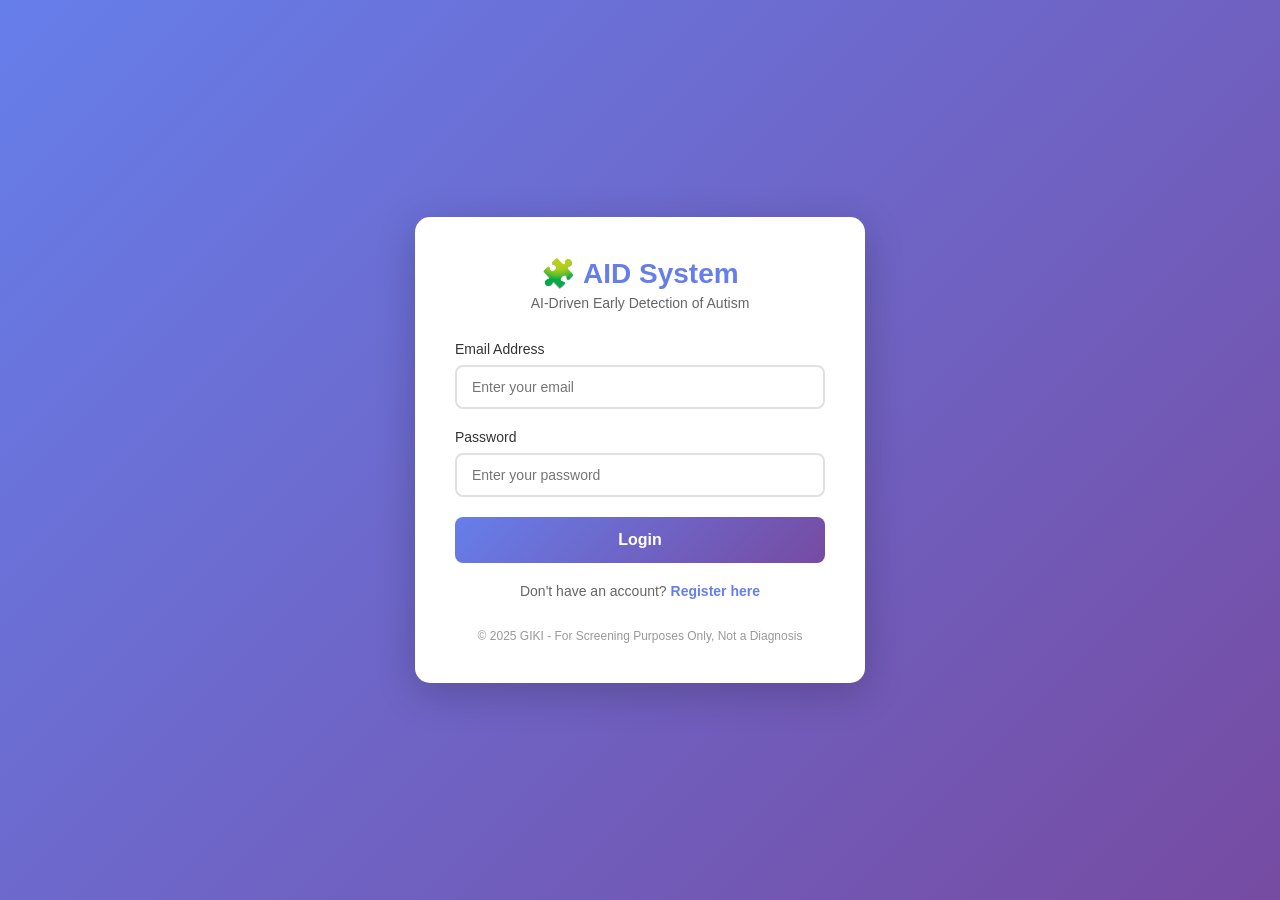
<file: dashboard.html>
<!DOCTYPE html>
<html lang="en">
<head>
    <meta charset="UTF-8">
    <meta name="viewport" content="width=device-width, initial-scale=1.0">
    <title>AID - Dashboard</title>

    <style>
        body {
            font-family: 'Segoe UI', Tahoma, Geneva, Verdana, sans-serif;
            background: linear-gradient(135deg, #eef2ff, #e0e7ff);
            padding: 30px;
        }

        .container {
            max-width: 900px;
            margin: auto;
            background: white;
            padding: 30px;
            border-radius: 15px;
            box-shadow: 0 8px 40px rgba(0,0,0,0.15);
        }

        /* Header */
        .header {
            background: #2563eb;
            color: white;
            padding: 15px 20px;
            border-radius: 10px;
            margin-bottom: 25px;
            display: flex;
            justify-content: space-between;
            align-items: center;
        }

        .logout-btn {
            background: white;
            color: #2563eb;
            padding: 6px 14px;
            border-radius: 6px;
            font-size: 14px;
            cursor: pointer;
            border: none;
        }

        /* Welcome Box */
        .welcome-box {
            background: #dbeafe;
            border: 2px solid #bfdbfe;
            padding: 20px;
            border-radius: 10px;
            margin-bottom: 25px;
        }

        /* Cards */
        .grid {
            display: grid;
            grid-template-columns: 1fr 1fr;
            gap: 20px;
            margin-bottom: 25px;
        }

        .card {
            padding: 25px;
            border-radius: 12px;
            text-align: center;
        }

        .card-btn {
            background: #2563eb;
            color: white;
            padding: 10px 0px;
            margin-top: 10px;
            border-radius: 8px;
            cursor: pointer;
            font-weight: 600;
        }

        .green-card {
            background: #ecfdf5;
            border: 2px solid #6ee7b7;
        }

        .blue-card {
            background: #eff6ff;
            border: 2px solid #93c5fd;
        }

        .child-section {
            border: 2px solid #d1d5db;
            padding: 20px;
            border-radius: 10px;
        }

        .child-card {
            background: white;
            border: 1px solid #d1d5db;
            padding: 15px;
            border-radius: 8px;
            margin-bottom: 10px;
        }

        .add-child {
            text-align: center;
            margin-top: 10px;
        }

        .add-child a {
            color: #2563eb;
            text-decoration: none;
        }

        .add-child a:hover {
            text-decoration: underline;
        }
    </style>
</head>

<body>

    <div class="container">

        <!-- HEADER -->
        <div class="header">
            <h2>AID Dashboard</h2>
            <div>
                <span id="welcomeUser" style="margin-right: 15px; font-size: 14px">Welcome, Parent</span>
                <button class="logout-btn" onclick="logout()">Logout</button>
            </div>
        </div>

        <!-- WELCOME SECTION -->
        <div class="welcome-box">
            <h3>Welcome to AID System</h3>
            <p>Manage your child's screening questionnaires and view reports.</p>
        </div>

        <!-- ACTION CARDS -->
        <div class="grid">
            <div class="card green-card">
                <div style="font-size: 40px;">📝</div>
                <h3>Start New Questionnaire</h3>
                <p>Complete Q-CHAT-10 screening for your child.</p>
                <!-- START BUTTON REDIRECT -->
                <a href="questionnaire.html">
                    <div class="card-btn">START</div>
                </a>
            </div>

            <div class="card blue-card">
                <div style="font-size: 40px;">📊</div>
                <h3>View Reports</h3>
                <p>Access previous screening reports</p>
                <div class="card-btn">VIEW</div>
            </div>
        </div>

        <!-- CHILD PROFILE SECTION -->
        <div class="child-section">
            <h3>Your Children</h3>

            <div class="child-card">
                <div style="display: flex; justify-content: space-between;">
                    <div>
                        <p><strong>Child Name:</strong> [Name]</p>
                        <p style="font-size:14px; color:#555;">Age: [Age] | Last Screening: [Date]</p>
                    </div>
                    <div style="color:#2563eb; cursor:pointer;">SELECT</div>
                </div>
            </div>

            <div class="add-child">
                <a href="#">+ Add New Child</a>
            </div>
        </div>

    </div>

    <!-- LOGIN CHECK + LOGOUT -->
    <script>
        // Redirect if not logged in
        if (localStorage.getItem("isLoggedIn") !== "true") {
            window.location.href = "login.html";
        }

        // Display user email
        document.getElementById("welcomeUser").textContent =
            "Welcome, " + (localStorage.getItem("userEmail") || "Parent");

        function logout() {
            localStorage.removeItem("isLoggedIn");
            localStorage.removeItem("userEmail");
            window.location.href = "login.html";
        }
    </script>

</body>
</html>
</file>
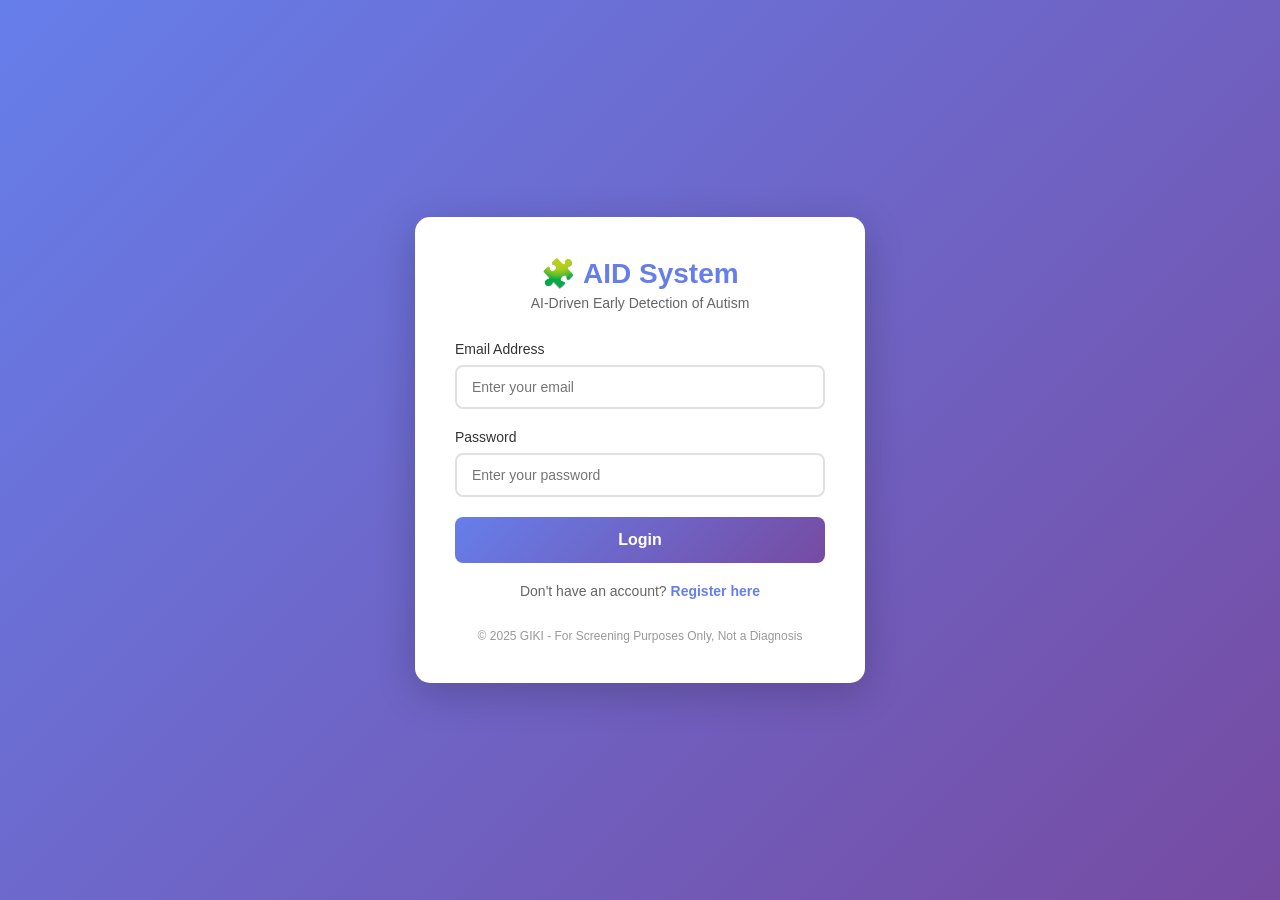
<file: login.html>
<!DOCTYPE html>
<html lang="en">
<head>
    <meta charset="UTF-8">
    <meta name="viewport" content="width=device-width, initial-scale=1.0">
    <title>AID - Login</title>
    <style>
        * {
            margin: 0;
            padding: 0;
            box-sizing: border-box;
        }

        body {
            font-family: 'Segoe UI', Tahoma, Geneva, Verdana, sans-serif;
            background: linear-gradient(135deg, #667eea 0%, #764ba2 100%);
            min-height: 100vh;
            display: flex;
            align-items: center;
            justify-content: center;
            padding: 20px;
        }

        .container {
            background: white;
            border-radius: 15px;
            box-shadow: 0 10px 40px rgba(0, 0, 0, 0.2);
            max-width: 450px;
            width: 100%;
            padding: 40px;
        }

        .header {
            text-align: center;
            margin-bottom: 30px;
        }

        .header h1 {
            color: #667eea;
            font-size: 28px;
            margin-bottom: 5px;
        }

        .header p {
            color: #666;
            font-size: 14px;
        }

        .form-group {
            margin-bottom: 20px;
        }

        label {
            display: block;
            color: #333;
            font-weight: 500;
            margin-bottom: 8px;
            font-size: 14px;
        }

        input[type="email"],
        input[type="password"] {
            width: 100%;
            padding: 12px 15px;
            border: 2px solid #e0e0e0;
            border-radius: 8px;
            font-size: 14px;
            transition: all 0.3s;
        }

        input[type="email"]:focus,
        input[type="password"]:focus {
            outline: none;
            border-color: #667eea;
            box-shadow: 0 0 0 3px rgba(102, 126, 234, 0.1);
        }

        .btn {
            width: 100%;
            padding: 14px;
            background: linear-gradient(135deg, #667eea 0%, #764ba2 100%);
            color: white;
            border: none;
            border-radius: 8px;
            font-size: 16px;
            font-weight: 600;
            cursor: pointer;
            transition: transform 0.2s;
        }

        .btn:hover {
            transform: translateY(-2px);
            box-shadow: 0 5px 20px rgba(102, 126, 234, 0.4);
        }

        .btn:active {
            transform: translateY(0);
        }

        .register-link {
            text-align: center;
            margin-top: 20px;
            font-size: 14px;
            color: #666;
        }

        .register-link a {
            color: #667eea;
            text-decoration: none;
            font-weight: 600;
        }

        .register-link a:hover {
            text-decoration: underline;
        }

        .footer {
            text-align: center;
            margin-top: 30px;
            color: #999;
            font-size: 12px;
        }

        .error-message {
            background: #fee;
            color: #c33;
            padding: 10px;
            border-radius: 5px;
            margin-bottom: 15px;
            font-size: 14px;
            display: none;
        }

        .success-message {
            background: #efe;
            color: #3c3;
            padding: 10px;
            border-radius: 5px;
            margin-bottom: 15px;
            font-size: 14px;
            display: none;
        }
    </style>
</head>
<body>
    <div class="container">
        <div class="header">
            <h1>🧩 AID System</h1>
            <p>AI-Driven Early Detection of Autism</p>
        </div>

        <div id="errorMessage" class="error-message"></div>
        <div id="successMessage" class="success-message"></div>

        <form id="loginForm">
            <div class="form-group">
                <label for="email">Email Address</label>
                <input 
                    type="email" 
                    id="email" 
                    name="email" 
                    placeholder="Enter your email"
                    required
                >
            </div>

            <div class="form-group">
                <label for="password">Password</label>
                <input 
                    type="password" 
                    id="password" 
                    name="password" 
                    placeholder="Enter your password"
                    required
                >
            </div>

            <button type="submit" class="btn">Login</button>
        </form>

        <div class="register-link">
            Don't have an account? <a href="register.html">Register here</a>
        </div>

        <div class="footer">
            © 2025 GIKI - For Screening Purposes Only, Not a Diagnosis
        </div>
    </div>

    <script>
        // Handle form submission
        document.getElementById('loginForm').addEventListener('submit', function(e) {
            e.preventDefault();
            
            const email = document.getElementById('email').value;
            const password = document.getElementById('password').value;
            const errorMsg = document.getElementById('errorMessage');
            const successMsg = document.getElementById('successMessage');
            
            // Hide previous messages
            errorMsg.style.display = 'none';
            successMsg.style.display = 'none';
            
            // Simple validation
            if (!email || !password) {
                errorMsg.textContent = 'Please fill in all fields';
                errorMsg.style.display = 'block';
                return;
            }
            
            // For demo: accept any email/password
            // In real app, you would validate against database
            if (password.length < 6) {
                errorMsg.textContent = 'Password must be at least 6 characters';
                errorMsg.style.display = 'block';
                return;
            }
            
            // Store login status (simple demo)
            localStorage.setItem('isLoggedIn', 'true');
            localStorage.setItem('userEmail', email);
            
            // Show success and redirect
            successMsg.textContent = 'Login successful! Redirecting...';
            successMsg.style.display = 'block';
            
            setTimeout(function() {
                window.location.href = 'dashboard.html';
            }, 1500);
        });

        // Check if already logged in
        window.onload = function() {
            if (localStorage.getItem('isLoggedIn') === 'true') {
                window.location.href = 'dashboard.html';
            }
        };
    </script>
</body>
</html>
</file>
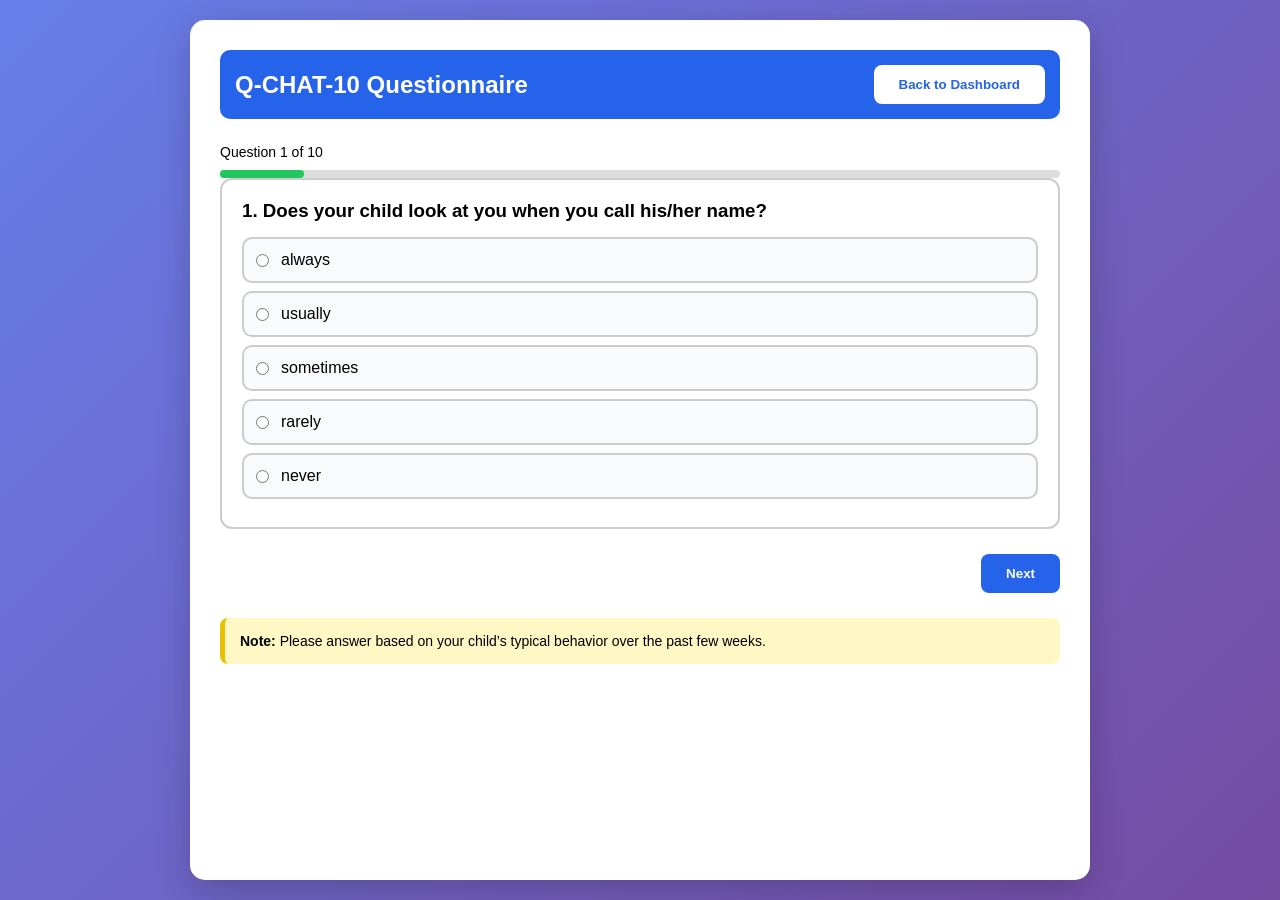
<file: questionnaire.html>
<!DOCTYPE html>
<html lang="en">
<head>
    <meta charset="UTF-8" />
    <meta name="viewport" content="width=device-width, initial-scale=1.0" />
    <title>AID – Q-CHAT-10 Questionnaire</title>

    <style>
        * { margin: 0; padding: 0; box-sizing: border-box; }

        body {
            font-family: 'Segoe UI', Tahoma, sans-serif;
            background: linear-gradient(135deg, #667eea 0%, #764ba2 100%);
            padding: 20px;
            min-height: 100vh;
            display: flex;
            justify-content: center;
        }

        .container {
            background: white;
            max-width: 900px;
            width: 100%;
            border-radius: 15px;
            padding: 30px;
            box-shadow: 0 10px 35px rgba(0,0,0,0.2);
        }

        .header {
            background: #2563eb;
            padding: 15px;
            border-radius: 10px;
            color: white;
            margin-bottom: 25px;
            display: flex;
            justify-content: space-between;
            align-items: center;
        }

        .progress-bar {
            background: #ddd;
            height: 8px;
            border-radius: 10px;
            width: 100%;
        }

        .progress-fill {
            background: #22c55e;
            height: 8px;
            border-radius: 10px;
            width: 0%;
            transition: 0.3s;
        }

        .question-box {
            border: 2px solid #ccc;
            background: #fff;
            padding: 20px;
            border-radius: 12px;
            margin-bottom: 25px;
        }

        .option {
            border: 2px solid #ccc;
            padding: 12px;
            margin: 8px 0;
            border-radius: 10px;
            cursor: pointer;
            transition: 0.2s;
            background: #f8fafc;
        }

        .option:hover {
            background: #e0efff;
        }

        .nav-buttons {
            display: flex;
            justify-content: space-between;
            margin-top: 25px;
        }

        .btn {
            padding: 12px 25px;
            border-radius: 8px;
            font-weight: bold;
            cursor: pointer;
            border: none;
        }

        .btn-blue {
            background: #2563eb;
            color: white;
        }

        .btn-gray {
            background: #6b7280;
            color: white;
        }

        .note {
            background: #fff8c5;
            border-left: 5px solid #e7c200;
            padding: 15px;
            margin-top: 25px;
            border-radius: 8px;
            font-size: 14px;
        }

    </style>
</head>

<body>

<div class="container">

    <!-- Header -->
    <div class="header">
        <h2>Q-CHAT-10 Questionnaire</h2>
        <button onclick="window.location.href='dashboard.html'" 
                class="btn btn-blue" style="background:white;color:#2563eb;">
            Back to Dashboard
        </button>
    </div>

    <!-- Progress Bar -->
    <div style="margin-bottom:10px; font-size:14px;">
        <span id="progressText">Question 1 of 10</span>
    </div>
    <div class="progress-bar">
        <div id="progressFill" class="progress-fill"></div>
    </div>

    <!-- Question Card -->
    <div id="questionCard" class="question-box"></div>

    <!-- Navigation -->
    <div class="nav-buttons">
        <button id="prevBtn" class="btn btn-gray" onclick="prevQuestion()">Previous</button>
        <button id="nextBtn" class="btn btn-blue" onclick="nextQuestion()">Next</button>
    </div>

    <!-- Help -->
    <div class="note">
        <strong>Note:</strong> Please answer based on your child’s typical behavior over the past few weeks.
    </div>
</div>

<script>
    // Complete 10 Q-CHAT-10 questions
    const questions = [
        "1. Does your child look at you when you call his/her name?",
        "2. How easy is it for you to get eye contact with your child?",
        "3. When your child is playing alone, does s/he line objects up?",
        "4. Can other people easily understand your child’s speech?",
        "5. Does your child point to indicate that s/he wants something (e.g., a toy that is out of reach)?",
        "6. Does your child point to share interest with you (e.g., pointing at an interesting sight)?",
        "7. How long can your child’s interest be maintained by a spinning object (e.g., washing machine, fan, toy car wheels)?",
        "8. How many words can your child say?",
        "9. Does your child pretend (e.g., care for dolls, talk on a toy phone)?",
        "10. Does your child follow where you’re looking?"
    ];

    const optionsList = [
        ["always","usually","sometimes","rarely","never"],
        ["very easy","quite easy","quite difficult","very difficult","impossible"],
        ["always","usually","sometimes","rarely","never"],
        ["always","usually","sometimes","rarely","my child does not speak"],
        ["many times a day","a few times a day","a few times a week","less than once a week","never"],
        ["many times a day","a few times a day","a few times a week","less than once a week","never"],
        ["several hours","half an hour","ten minutes","a couple of minutes","less than a minute"],
        ["none—s/he has not started speaking yet","less than 10 words","10–50 words","51–100 words","over 100 words"],
        ["many times a day","a few times a day","a few times a week","less than once a week","never"],
        ["many times a day","a few times a day","a few times a week","less than once a week","never"]
    ];

    let current = 0;
    let answers = Array(10).fill("");

    function loadQuestion() {
        document.getElementById("progressText").innerText = `Question ${current+1} of 10`;
        document.getElementById("progressFill").style.width = `${(current+1)*10}%`;

        let html = `<h3 style="margin-bottom:15px;">${questions[current]}</h3>`;
        
        optionsList[current].forEach(opt => {
            html += `
                <div class="option">
                    <label style="display:flex;align-items:center;cursor:pointer;">
                        <input type="radio" name="q" value="${opt}" 
                            style="margin-right:12px;" 
                            ${answers[current] === opt ? "checked" : ""}>
                        ${opt}
                    </label>
                </div>`;
        });

        document.getElementById("questionCard").innerHTML = html;

        document.getElementById("prevBtn").style.visibility =
            current === 0 ? "hidden" : "visible";

        document.getElementById("nextBtn").innerText =
            current === 9 ? "Submit" : "Next";
    }

    function nextQuestion() {
        const selected = document.querySelector("input[name='q']:checked");
        if (!selected) { alert("Please select an answer."); return; }

        answers[current] = selected.value;

        if (current === 9) {
            localStorage.setItem("qchat_answers", JSON.stringify(answers));
            window.location.href = "results.html"; // create results page next
            return;
        }

        current++;
        loadQuestion();
    }

    function prevQuestion() {
        if (current > 0) current--;
        loadQuestion();
    }

    loadQuestion();
</script>

</body>
</html>
</file>
